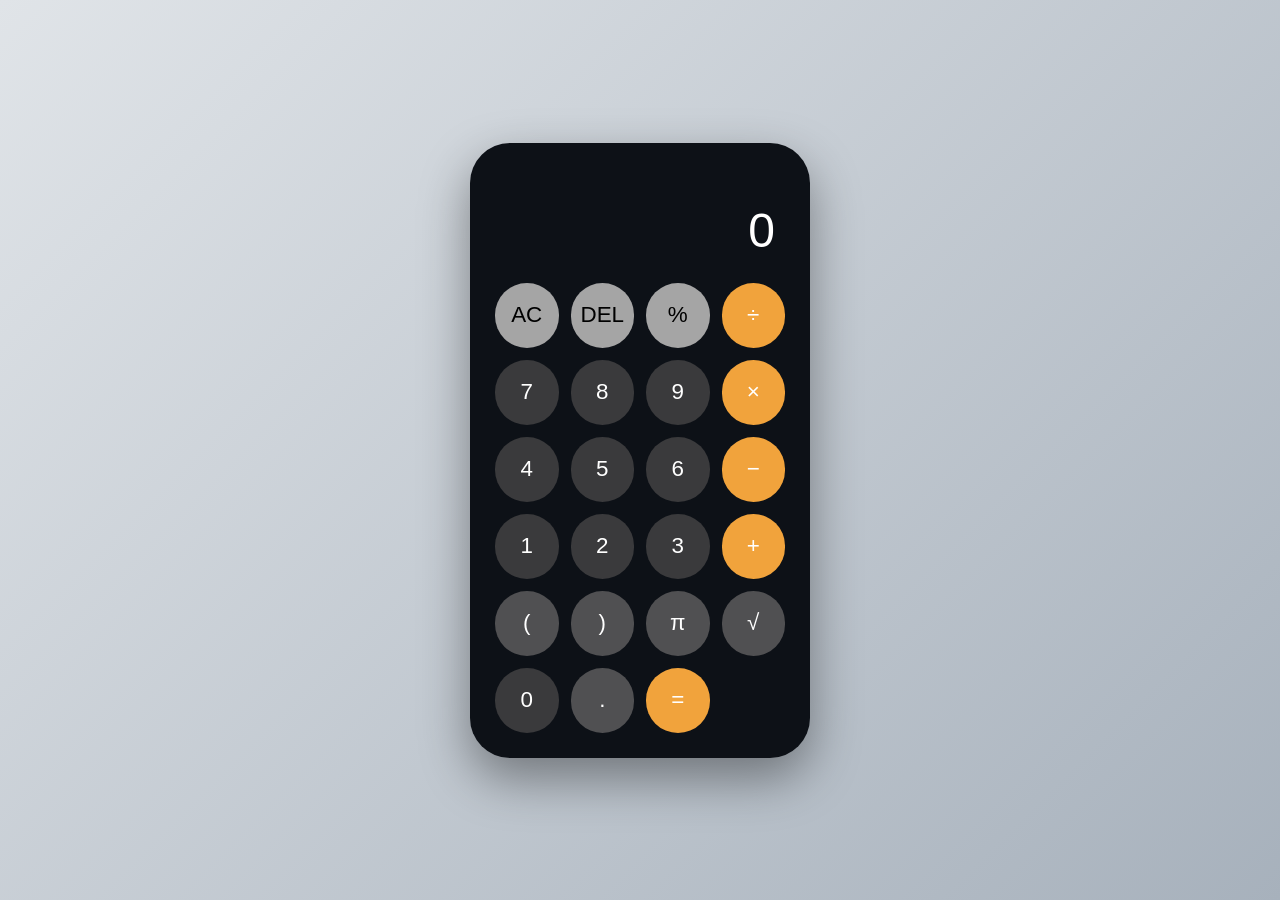
<file: Task_01_AeroCalculator/index.html>
<!DOCTYPE html>
<html lang="en">
<head>
    <meta charset="UTF-8">
    <meta name="viewport" content="width=device-width, initial-scale=1.0">
    <title>AeroCalculator | Oasis Infobyte</title>
    <link rel="stylesheet" href="style.css">
</head>
<body>

    <div id="container">
        <div id="display">0</div>
        
        <div id="buttonsContainer">
            <button onclick="clearValue()" class="control">AC</button>
            <button onclick="deleteLast()" class="control">DEL</button>
            <button onclick="appendValue('%')" class="control">%</button>
            <button onclick="appendValue('/')" class="operator">÷</button>

            <button onclick="appendValue('7')">7</button>
            <button onclick="appendValue('8')">8</button>
            <button onclick="appendValue('9')">9</button>
            <button onclick="appendValue('*')" class="operator">×</button>

            <button onclick="appendValue('4')">4</button>
            <button onclick="appendValue('5')">5</button>
            <button onclick="appendValue('6')">6</button>
            <button onclick="appendValue('-')" class="operator">−</button>

            <button onclick="appendValue('1')">1</button>
            <button onclick="appendValue('2')">2</button>
            <button onclick="appendValue('3')">3</button>
            <button onclick="appendValue('+')" class="operator">+</button>

            <button onclick="appendValue('(')" class="special">(</button>
            <button onclick="appendValue(')')" class="special">)</button>
            <button onclick="appendPI()" class="special">π</button>
            <button onclick="calculateSqrt()" class="special">√</button>

            <button onclick="appendValue('0')" class="zero-btn">0</button>
            <button onclick="appendValue('.')" class="special">.</button>
            <button onclick="calculate()" id="equal">=</button>
        </div> 
    </div>

    <script src="script.js"></script> 
</body>
</html>
</file>
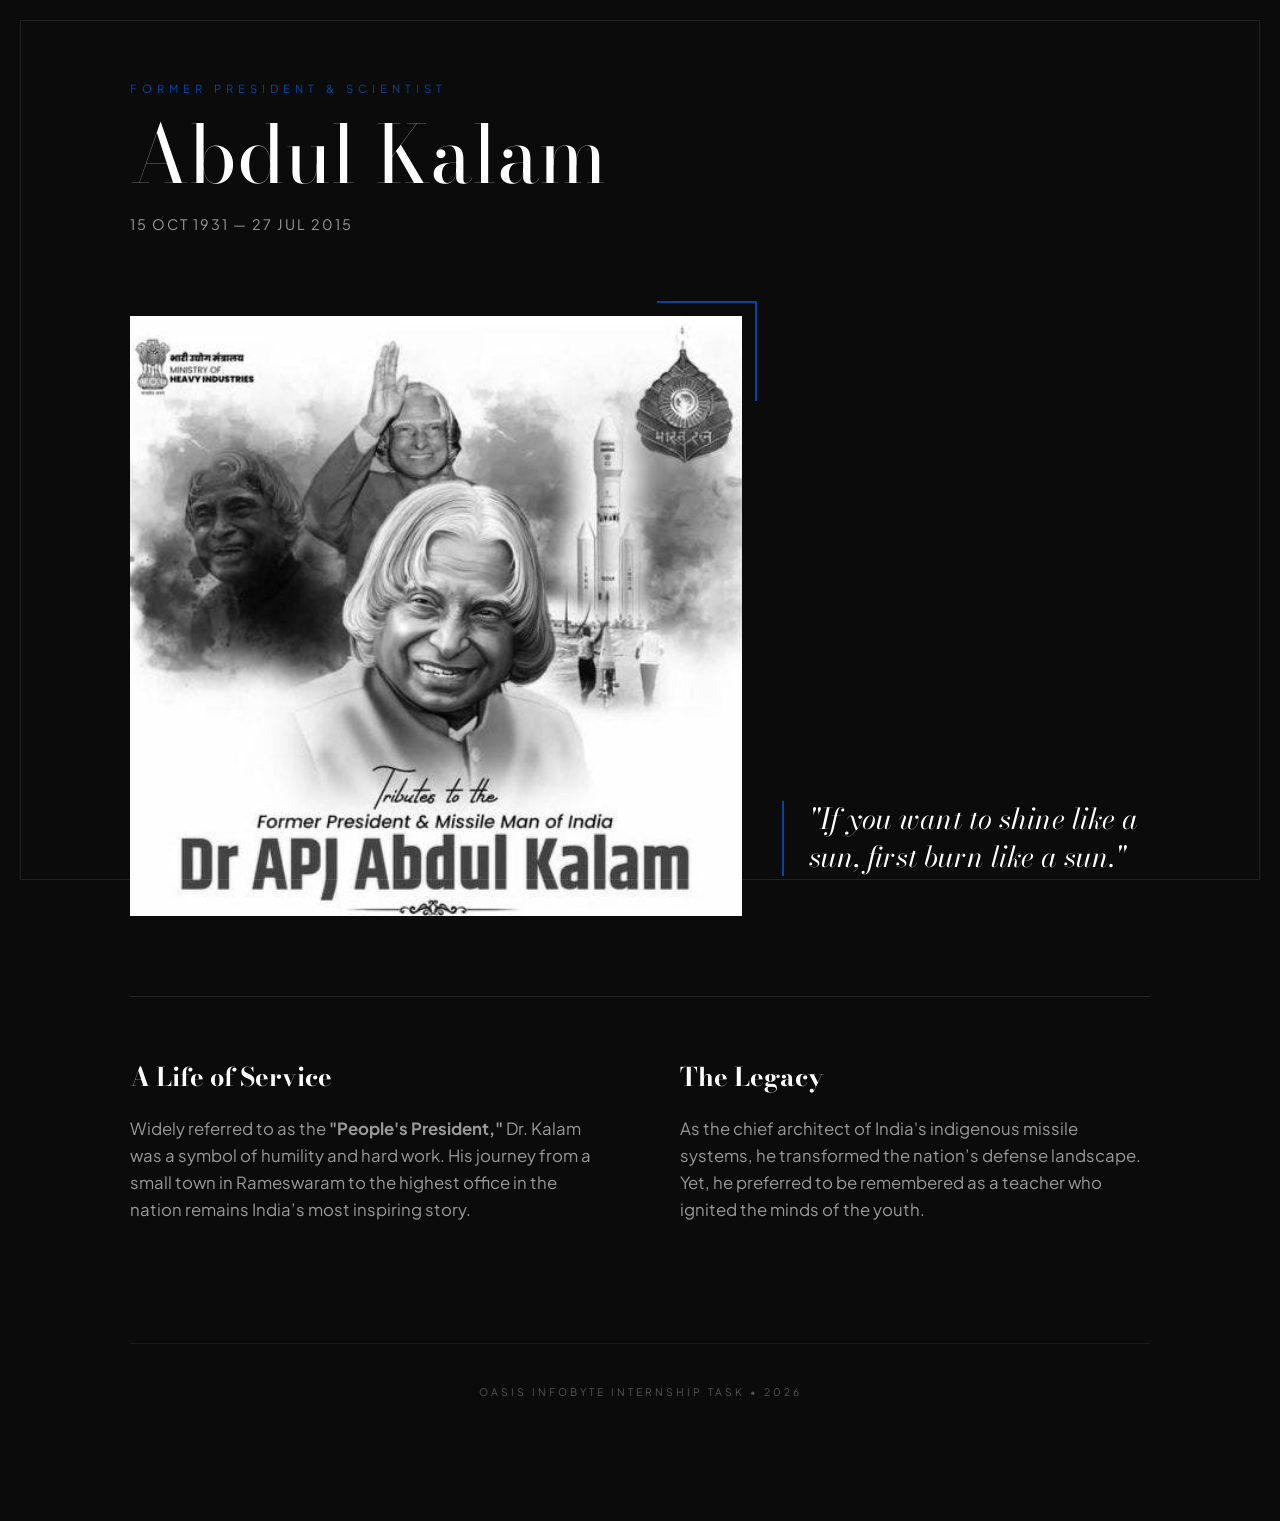
<file: Task_02_TributePage/index.html>
<!DOCTYPE html>
<html lang="en">
<head>
    <meta charset="UTF-8">
    <meta name="viewport" content="width=device-width, initial-scale=1.0">
    <title>Tribute to Dr. APJ Abdul Kalam | Oasis Infobyte</title>
    
    <!-- Link to Stylesheet -->
    <link rel="stylesheet" href="style.css">
</head>
<body>

    <!-- Frame for that editorial/gallery look -->
    <div class="site-frame"></div>

    <main class="wrapper">
        
        <!-- Header: Name and Timeline -->
        <header class="tribute-intro">
            <div class="header-content">
                <span class="eyebrow">Former President & Scientist</span>
                <h1 class="main-title">Abdul Kalam</h1>
                <p class="dates">15 OCT 1931 — 27 JUL 2015</p>
            </div>
        </header>

        <!-- Visual Section: Image and Signature Quote -->
        <section class="hero-block">
            <div class="image-wrapper">
                <!-- Ensure your image is at images/person.jpg -->
                <img src="images/person.jpg" alt="Dr. APJ Abdul Kalam Portrait" class="hero-img">
                <div class="decorative-box"></div> 
            </div>

            <div class="quote-container">
                <blockquote class="featured-quote">
                    "If you want to shine like a sun, first burn like a sun."
                </blockquote>
            </div>
        </section>

        <!-- Narrative Section: Bio and Legacy -->
        <section class="details-section">
            <div class="content-grid">
                <article class="bio-article">
                    <h2 class="sub-header">A Life of Service</h2>
                    <p>
                        Widely referred to as the <strong>"People's President,"</strong> Dr. Kalam was a 
                        symbol of humility and hard work. His journey from a small town in Rameswaram 
                        to the highest office in the nation remains India’s most inspiring story.
                    </p>
                </article>

                <article class="legacy-article">
                    <h2 class="sub-header">The Legacy</h2>
                    <p>
                        As the chief architect of India's indigenous missile systems, he transformed 
                        the nation’s defense landscape. Yet, he preferred to be remembered as a 
                        teacher who ignited the minds of the youth.
                    </p>
                </article>
            </div>
        </section>

        <!-- Footer -->
        <footer class="main-footer">
            <p>Oasis Infobyte Internship Task • 2026</p>
        </footer>

    </main>

</body>
</html>
</file>
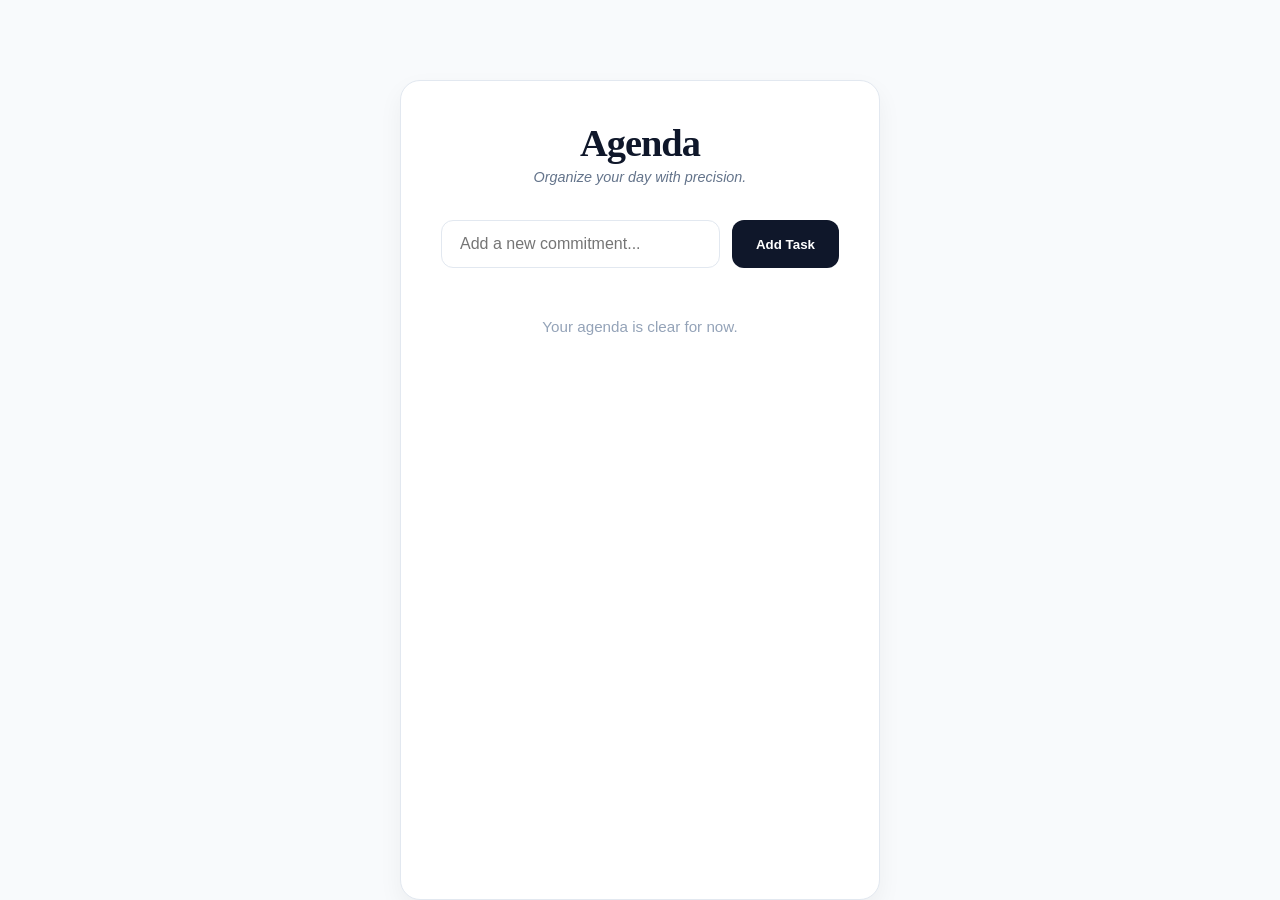
<file: Task_03_Agenda/index.html>
<!DOCTYPE html>
<html lang="en">
<head>
    <meta charset="UTF-8">
    <meta name="viewport" content="width=device-width, initial-scale=1.0">
    <title>Agenda Manager | Oasis Infobyte</title>
    <link rel="stylesheet" href="style.css">
</head>
<body>

    <div id="container">
        <header>
            <h1 id="heading">Agenda</h1>
            <p class="subtitle">Organize your day with precision.</p>
        </header>

        <div id="addContainer">
            <input id="inputText" type="text" placeholder="Add a new commitment..." maxlength="60">
            <button id="addButton">Add Task</button>
        </div>

        <div id="listContainer">
            <!-- JavaScript will populate tasks here -->
        </div>
    </div>

    <script src="script.js"></script>
</body>
</html>
</file>
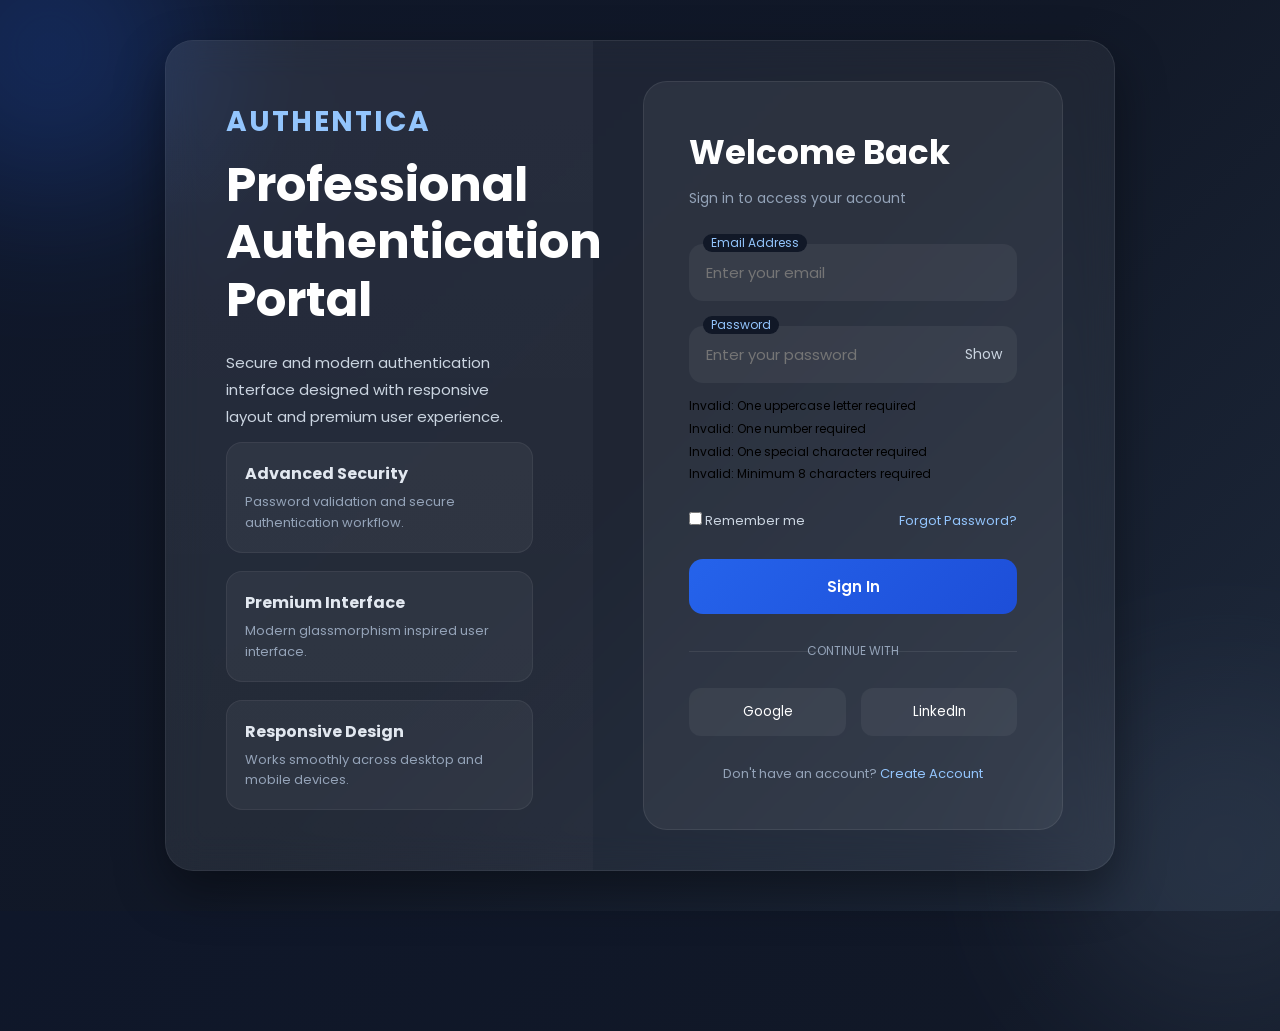
<file: Task_04_Authentica/index.html>
<!DOCTYPE html>
<html lang="en">

<head>

  <meta charset="UTF-8" />
  <meta name="viewport" content="width=device-width, initial-scale=1.0"/>

  <title>Authentica</title>

  <link rel="preconnect" href="https://fonts.googleapis.com">

  <link href="https://fonts.googleapis.com/css2?family=Poppins:wght@300;400;500;600;700&display=swap"
  rel="stylesheet">

  <link rel="stylesheet" href="style.css">

</head>

<body>

  <!-- Background -->

  <div class="bg-circle circle1"></div>
  <div class="bg-circle circle2"></div>

  <!-- Main Container -->

  <div class="container">

    <!-- Left Side -->

    <div class="left">

      <div class="logo">
        AUTHENTICA
      </div>

      <div class="hero">

        <h1>Professional Authentication Portal</h1>

        <p>
          Secure and modern authentication interface designed
          with responsive layout and premium user experience.
        </p>

      </div>

      <div class="features">

        <div class="feature">
          <h4>Advanced Security</h4>
          <p>Password validation and secure authentication workflow.</p>
        </div>

        <div class="feature">
          <h4>Premium Interface</h4>
          <p>Modern glassmorphism inspired user interface.</p>
        </div>

        <div class="feature">
          <h4>Responsive Design</h4>
          <p>Works smoothly across desktop and mobile devices.</p>
        </div>

      </div>

    </div>

    <!-- Right Side -->

    <div class="right">

      <div class="login-card">

        <h2>Welcome Back</h2>

        <p>
          Sign in to access your account
        </p>

        <form id="loginForm">

          <!-- Email -->

          <div class="input-group">

            <label>Email Address</label>

            <input
            type="email"
            id="email"
            placeholder="Enter your email">

          </div>

          <!-- Password -->

          <div class="input-group">

            <label>Password</label>

            <input
            type="password"
            id="password"
            placeholder="Enter your password">

            <span
            class="toggle-password"
            id="togglePassword">
              Show
            </span>

            <!-- Validation -->

            <div class="validation">

              <div id="upper">
                Invalid: One uppercase letter required
              </div>

              <div id="number">
                Invalid: One number required
              </div>

              <div id="special">
                Invalid: One special character required
              </div>

              <div id="length">
                Invalid: Minimum 8 characters required
              </div>

            </div>

          </div>

          <!-- Options -->

          <div class="options">

            <label>
              <input type="checkbox">
              Remember me
            </label>

            <a href="#">
              Forgot Password?
            </a>

          </div>

          <!-- Button -->

          <button class="login-btn">
            Sign In
          </button>

          <!-- Divider -->

          <div class="divider">
            CONTINUE WITH
          </div>

          <!-- Social Buttons -->

          <div class="social-buttons">

            <button type="button" class="social-btn">
              Google
            </button>

            <button type="button" class="social-btn">
              LinkedIn
            </button>

          </div>

          <!-- Register -->

          <div class="register">

            Don't have an account?

            <a href="#">
              Create Account
            </a>

          </div>

        </form>

      </div>

    </div>

  </div>

  <script src="script.js"></script>

</body>

</html>
</file>
<file: Task_01_AeroCalculator/style.css>
:root {
    --bg-gradient: linear-gradient(135deg, #e0e4e8 0%, #a7b1bc 100%);
    --calc-bg: #0d1117; /* Updated to Deep Space Blue */
    --text-main: #ffffff;
    --op-color: #f1a33c;
    --btn-gray: #3a3a3c;
    --btn-light-gray: #a5a5a5;
}

* {
    padding: 0;
    margin: 0;
    box-sizing: border-box;
    font-family: -apple-system, BlinkMacSystemFont, "Segoe UI", Roboto, sans-serif;
}

body {
    background: var(--bg-gradient);
    height: 100vh;
    display: flex;
    justify-content: center;
    align-items: center;
}

#container {
    background-color: var(--calc-bg);
    width: 340px;
    padding: 25px;
    border-radius: 40px;
    box-shadow: 0 20px 50px rgba(0,0,0,0.4);
}

#display {   
    width: 100%;
    height: 100px;
    color: var(--text-main);
    display: flex;
    align-items: flex-end;
    justify-content: flex-end;
    font-size: 48px;
    font-weight: 300;
    overflow-x: hidden;
    margin-bottom: 15px;
    padding: 10px;
    word-break: break-all;
}

#buttonsContainer {
    display: grid;
    grid-template-columns: repeat(4, 1fr);
    gap: 12px;
}

button {
    height: 65px;
    border-radius: 50px;
    border: none;
    color: white;
    font-size: 1.4rem;
    background-color: var(--btn-gray);
    cursor: pointer;
    transition: filter 0.2s, transform 0.1s;
}

button:active {
    transform: scale(0.92);
}

button:hover {
    filter: brightness(1.3);
}

.control {
    background-color: var(--btn-light-gray);
    color: black;
}

.operator {
    background-color: var(--op-color);
}

.special {
    background-color: #505052;
}

#equal {
    background-color: var(--op-color);
}

.zero-btn {
    grid-column: span 1;
}
</file>
<file: Task_02_TributePage/style.css>
/* 
   Project: Dr. APJ Abdul Kalam Tribute Page
   Internship: Oasis Infobyte (2026)
*/

/* --- 1. Typography & Setup --- */
@import url('https://fonts.googleapis.com/css2?family=Bodoni+Moda:ital,wght@0,400;0,700;1,400&family=Plus+Jakarta+Sans:wght@300;400;600&display=swap');

:root {
    --dark: #0b0b0b;
    --white: #ffffff;
    --sub-text: #999999;
    --isro-blue: #0047AB; 
}

* {
    margin: 0;
    padding: 0;
    box-sizing: border-box;
}

body {
    background: var(--dark);
    color: var(--white);
    font-family: 'Plus Jakarta Sans', sans-serif;
    overflow-x: hidden;
    line-height: 1.6;
}

/* --- 2. Global Layout Elements --- */

.site-frame {
    position: fixed;
    top: 20px; bottom: 20px; left: 20px; right: 20px;
    border: 1px solid rgba(255, 255, 255, 0.1);
    pointer-events: none;
    z-index: 1000;
}

.wrapper {
    max-width: 1100px;
    margin: 0 auto;
    padding: 80px 40px;
}

/* --- 3. Header Section --- */
.tribute-intro {
    margin-bottom: 60px;
}

.eyebrow {
    display: block;
    text-transform: uppercase;
    letter-spacing: 5px;
    font-size: 0.7rem;
    color: var(--isro-blue);
    margin-bottom: 12px;
}

.main-title {
    font-family: 'Bodoni Moda', serif;
    font-size: clamp(3rem, 10vw, 5rem);
    font-weight: 400;
    line-height: 1.1;
}

.dates {
    margin-top: 15px;
    font-size: 0.9rem;
    letter-spacing: 2px;
    color: var(--sub-text);
}

/* --- 4. Hero & Interactive Imagery --- */
.hero-block {
    display: flex;
    align-items: flex-end;
    gap: 40px;
    margin: 80px 0;
}

.image-wrapper {
    position: relative;
    flex: 0 0 60%;
}

.hero-img {
    width: 100%;
    filter: grayscale(100%);
    transition: 0.6s ease-in-out;
    display: block;
}

.hero-img:hover {
    filter: grayscale(0%);
}

.decorative-box {
    position: absolute;
    top: -15px; right: -15px;
    width: 100px; height: 100px;
    border-top: 2px solid var(--isro-blue);
    border-right: 2px solid var(--isro-blue);
    z-index: -1;
}

.quote-container {
    flex: 0 0 40%;
    padding-bottom: 40px;
}

.featured-quote {
    font-family: 'Bodoni Moda', serif;
    font-style: italic;
    font-size: 1.8rem;
    line-height: 1.3;
    border-left: 2px solid var(--isro-blue);
    padding-left: 25px;
}

/* --- 5. Content Grid --- */
.content-grid {
    display: grid;
    grid-template-columns: 1fr 1fr;
    gap: 80px;
    padding-top: 60px;
    border-top: 1px solid #222;
}

.sub-header {
    font-family: 'Bodoni Moda', serif;
    font-size: 1.6rem;
    margin-bottom: 18px;
}

.bio-article p, .legacy-article p {
    font-size: 1.05rem;
    color: var(--sub-text);
    margin-bottom: 20px;
}

/* --- 6. Simple Footer --- */
.main-footer {
    margin-top: 100px;
    padding: 40px 0;
    text-align: center;
    border-top: 1px solid #1a1a1a;
}

.main-footer p {
    font-size: 0.65rem;
    letter-spacing: 3px;
    text-transform: uppercase;
    color: #555;
}

/* --- 7. Responsive Fixes --- */
@media (max-width: 900px) {
    .wrapper { padding: 40px 25px; }
    
    .hero-block {
        flex-direction: column;
        align-items: flex-start;
    }
    
    .image-wrapper, .quote-container {
        width: 100%;
    }
    
    .quote-container { padding-left: 0; }
    
    .content-grid {
        grid-template-columns: 1fr;
        gap: 40px;
    }
}
</file>
<file: Task_03_Agenda/style.css>
/* General Reset */
* {
    padding: 0;
    margin: 0;
    box-sizing: border-box;
    font-family: 'Inter', -apple-system, BlinkMacSystemFont, 'Segoe UI', Roboto, sans-serif;
}

body {
    width: 100%;
    min-height: 100vh;
    background-color: #f8fafc; 
    background-image: radial-gradient(#cbd5e1 0.5px, transparent 0.5px);
    background-size: 20px 20px; 
    display: flex;
    justify-content: center;
    padding-top: 80px;
}

#container {
    background: #ffffff;
    max-width: 480px;
    width: 90%;
    padding: 40px;
    border-radius: 20px;
    box-shadow: 0 10px 25px rgba(0, 0, 0, 0.05);
    border: 1px solid #e2e8f0;
}

header {
    text-align: center;
    margin-bottom: 35px;
}

#heading {
    font-family: 'Georgia', serif;
    font-size: 2.4rem;
    color: #0f172a;
    letter-spacing: -1px;
}

.subtitle {
    color: #64748b;
    font-size: 0.9rem;
    font-style: italic;
    margin-top: 4px;
}

/* Input Section */
#addContainer {
    display: flex;
    gap: 12px;
    margin-bottom: 30px;
}

#inputText {
    flex: 1;
    padding: 14px 18px;
    border: 1.5px solid #e2e8f0;
    border-radius: 12px;
    outline: none;
    font-size: 1rem;
    transition: all 0.2s ease;
}

#inputText:focus {
    border-color: #0f172a;
    box-shadow: 0 0 0 3px rgba(15, 23, 42, 0.05);
}

#addButton {
    padding: 14px 24px;
    background: #0f172a;
    color: white;
    border: none;
    border-radius: 12px;
    font-weight: 600;
    cursor: pointer;
    transition: 0.3s;
}

#addButton:hover {
    background: #334155;
    transform: translateY(-1px);
}

/* Task List Styles */
#listContainer {
    display: flex;
    flex-direction: column;
    gap: 12px;
}

.task-item {
    display: flex;
    align-items: center;
    justify-content: space-between;
    padding: 16px 20px;
    background: #ffffff;
    border-radius: 12px;
    border: 1px solid #f1f5f9;
    border-left: 4px solid #0f172a;
    transition: all 0.2s ease;
}

.task-item:hover {
    background: #f8fafc;
    border-color: #e2e8f0;
}

.task-text {
    flex: 1;
    cursor: pointer;
    color: #334155;
    font-size: 1rem;
    font-weight: 500;
}

.task-item.completed {
    border-left-color: #94a3b8;
    opacity: 0.5;
}

.task-item.completed .task-text {
    text-decoration: line-through;
}

.remove-btn {
    background: transparent;
    color: #94a3b8;
    border: none;
    font-size: 0.8rem;
    text-transform: uppercase;
    letter-spacing: 1px;
    cursor: pointer;
    padding: 5px;
    margin-left: 10px;
    transition: 0.2s;
}

.remove-btn:hover {
    color: #ef4444;
}

.empty-msg {
    text-align: center;
    color: #94a3b8;
    font-size: 0.95rem;
    padding: 20px;
}
</file>
<file: Task_04_Authentica/style.css>
*{
  margin:0;
  padding:0;
  box-sizing:border-box;
  font-family:'Poppins',sans-serif;
}

body{

  min-height:100vh;
  overflow-y:auto;

  display:flex;
  justify-content:center;
  align-items:center;

  background:
  linear-gradient(135deg,#0f172a,#111827,#1e293b);

  padding:40px;
  position:relative;
}

/* Background */

.bg-circle{
  position:absolute;
  border-radius:50%;
  filter:blur(80px);
  opacity:0.25;
}

.circle1{
  width:300px;
  height:300px;
  background:#2563eb;
  top:-100px;
  left:-100px;
}

.circle2{
  width:350px;
  height:350px;
  background:#475569;
  bottom:-120px;
  right:-120px;
}

/* Main Container */

.container{

  width:950px;
  max-width:100%;

  display:flex;

  border-radius:28px;
  overflow:hidden;

  background:rgba(255,255,255,0.06);

  border:1px solid rgba(255,255,255,0.08);

  backdrop-filter:blur(18px);

  box-shadow:0 20px 50px rgba(0,0,0,0.4);

  position:relative;
  z-index:10;
}

/* Left */

.left{

  width:45%;
  padding:60px;

  color:white;

  display:flex;
  flex-direction:column;
  justify-content:space-between;

  background:
  linear-gradient(
  180deg,
  rgba(255,255,255,0.04),
  rgba(255,255,255,0.02));
}

.logo{
  font-size:28px;
  font-weight:700;
  letter-spacing:2px;
  color:#93c5fd;
}

.hero h1{
  font-size:48px;
  line-height:1.2;
  margin-bottom:20px;
}

.hero p{
  color:#cbd5e1;
  line-height:1.8;
  font-size:15px;
}

.features{
  display:flex;
  flex-direction:column;
  gap:18px;
}

.feature{

  padding:18px;

  border-radius:16px;

  background:rgba(255,255,255,0.05);

  border:1px solid rgba(255,255,255,0.06);
}

.feature h4{
  margin-bottom:6px;
  color:#e2e8f0;
}

.feature p{
  font-size:13px;
  color:#94a3b8;
  line-height:1.6;
}

/* Right */

.right{

  width:55%;

  display:flex;
  justify-content:center;
  align-items:center;

  padding:40px;
}

.login-card{

  width:100%;
  max-width:420px;

  padding:45px;

  border-radius:24px;

  background:rgba(255,255,255,0.06);

  border:1px solid rgba(255,255,255,0.08);
}

.login-card h2{
  color:white;
  font-size:34px;
  margin-bottom:10px;
}

.login-card p{
  color:#94a3b8;
  margin-bottom:35px;
  font-size:14px;
}

/* Input */

.input-group{
  margin-bottom:25px;
  position:relative;
}

.input-group label{

  position:absolute;

  top:-10px;
  left:14px;

  background:#111827;

  padding:0 8px;

  border-radius:20px;

  font-size:12px;

  color:#93c5fd;
}

.input-group input{

  width:100%;

  padding:16px;

  border:none;
  outline:none;

  border-radius:14px;

  background:rgba(255,255,255,0.05);

  color:white;

  font-size:15px;

  border:1px solid transparent;
}

.input-group input:focus{

  border-color:#60a5fa;

  box-shadow:0 0 12px rgba(96,165,250,0.2);
}

.toggle-password{

  position:absolute;

  right:15px;
  top:18px;

  cursor:pointer;

  color:#cbd5e1;

  font-size:14px;
}

/* Validation */

.validation{

  margin-top:12px;

  font-size:12px;

  line-height:1.9;
}

/* Options */

.options{

  display:flex;
  justify-content:space-between;
  align-items:center;

  margin-bottom:28px;

  color:#cbd5e1;

  font-size:13px;
}

.options a{
  color:#93c5fd;
  text-decoration:none;
}

/* Button */

.login-btn{

  width:100%;

  padding:16px;

  border:none;

  border-radius:14px;

  background:
  linear-gradient(135deg,#2563eb,#1d4ed8);

  color:white;

  font-size:15px;
  font-weight:600;

  cursor:pointer;
}

/* Divider */

.divider{

  margin:28px 0;

  text-align:center;

  color:#94a3b8;

  font-size:12px;

  position:relative;
}

.divider::before,
.divider::after{

  content:"";

  position:absolute;

  width:40%;
  height:1px;

  background:rgba(255,255,255,0.08);

  top:50%;
}

.divider::before{
  left:0;
}

.divider::after{
  right:0;
}

/* Social */

.social-buttons{
  display:flex;
  gap:15px;
}

.social-btn{

  flex:1;

  padding:14px;

  border:none;

  border-radius:12px;

  background:rgba(255,255,255,0.05);

  color:white;

  cursor:pointer;
}

/* Register */

.register{

  margin-top:28px;

  text-align:center;

  color:#94a3b8;

  font-size:13px;
}

.register a{

  color:#93c5fd;

  text-decoration:none;
}

/* Responsive */

@media(max-width:900px){

  .container{
    flex-direction:column;
  }

  .left,
  .right{
    width:100%;
  }

  .left{
    padding:40px;
  }

  .hero h1{
    font-size:38px;
  }

  .right{
    padding:30px;
  }
}
</file>
